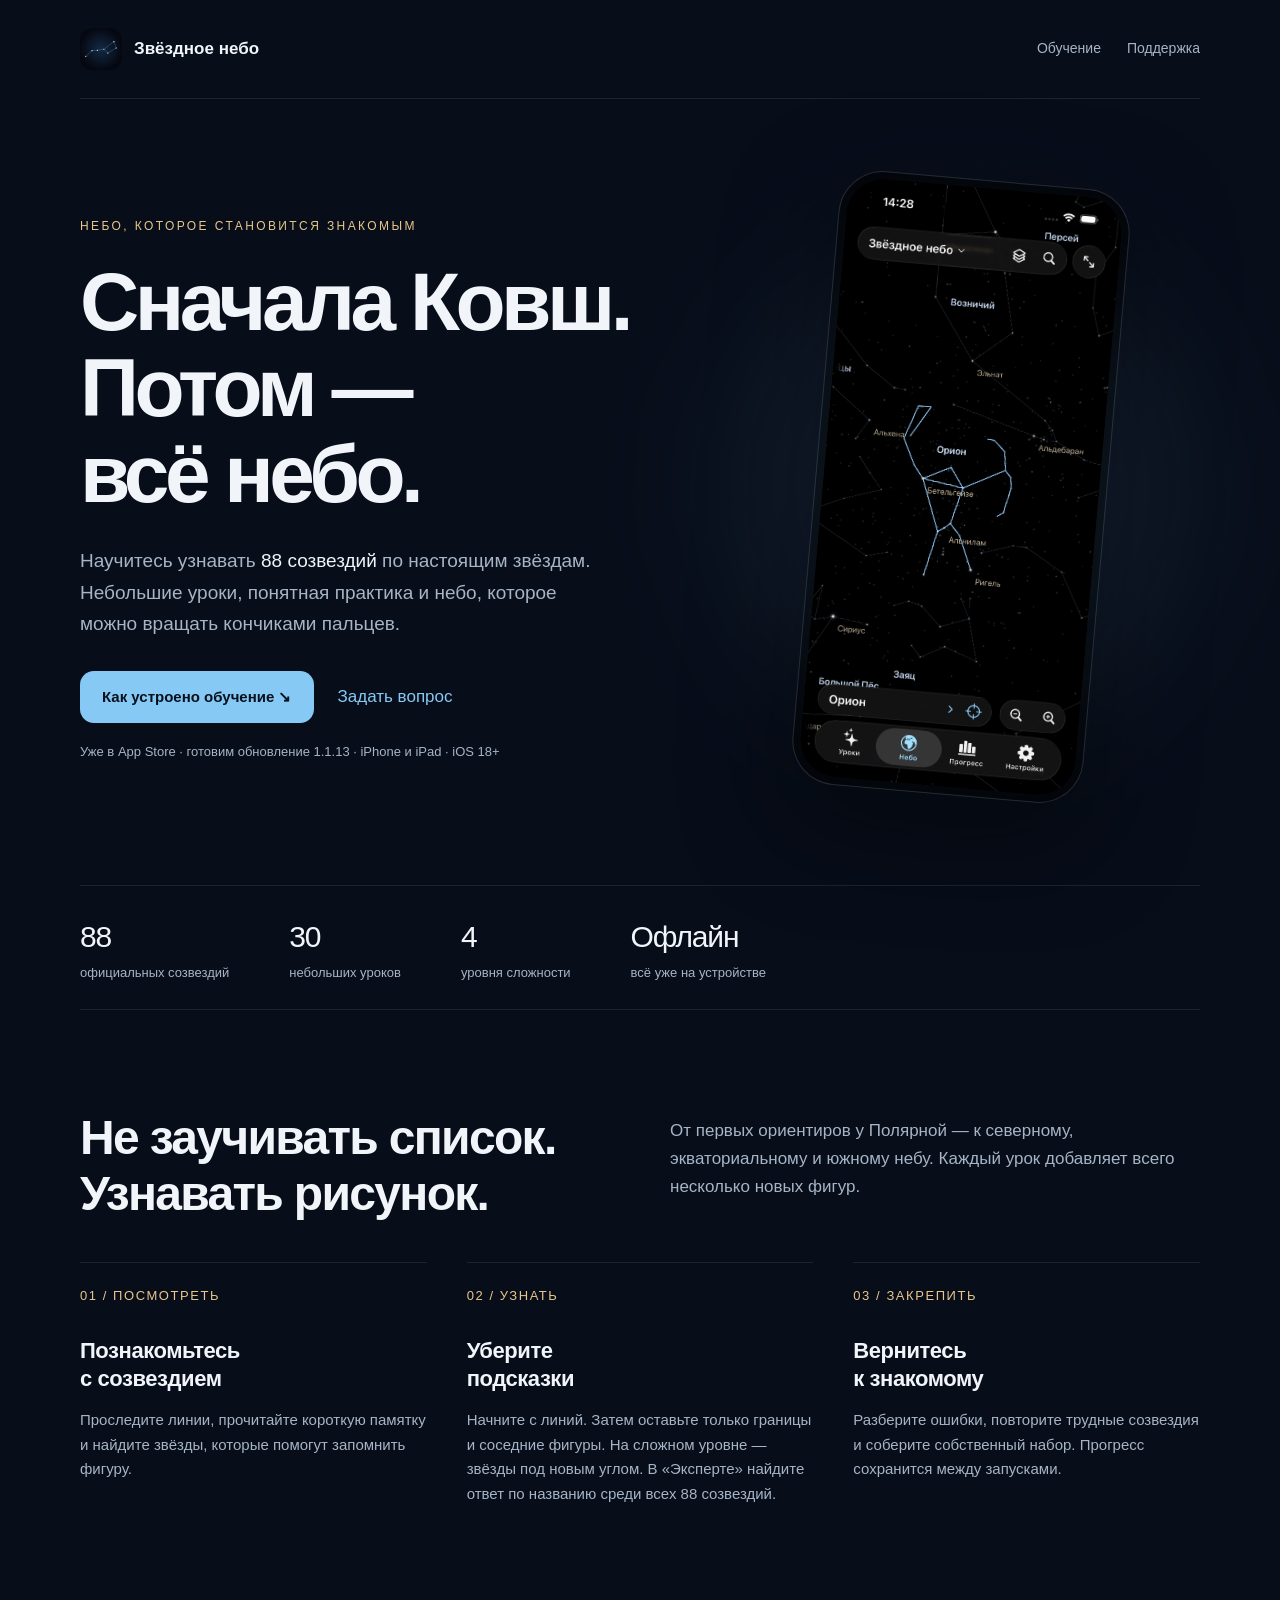
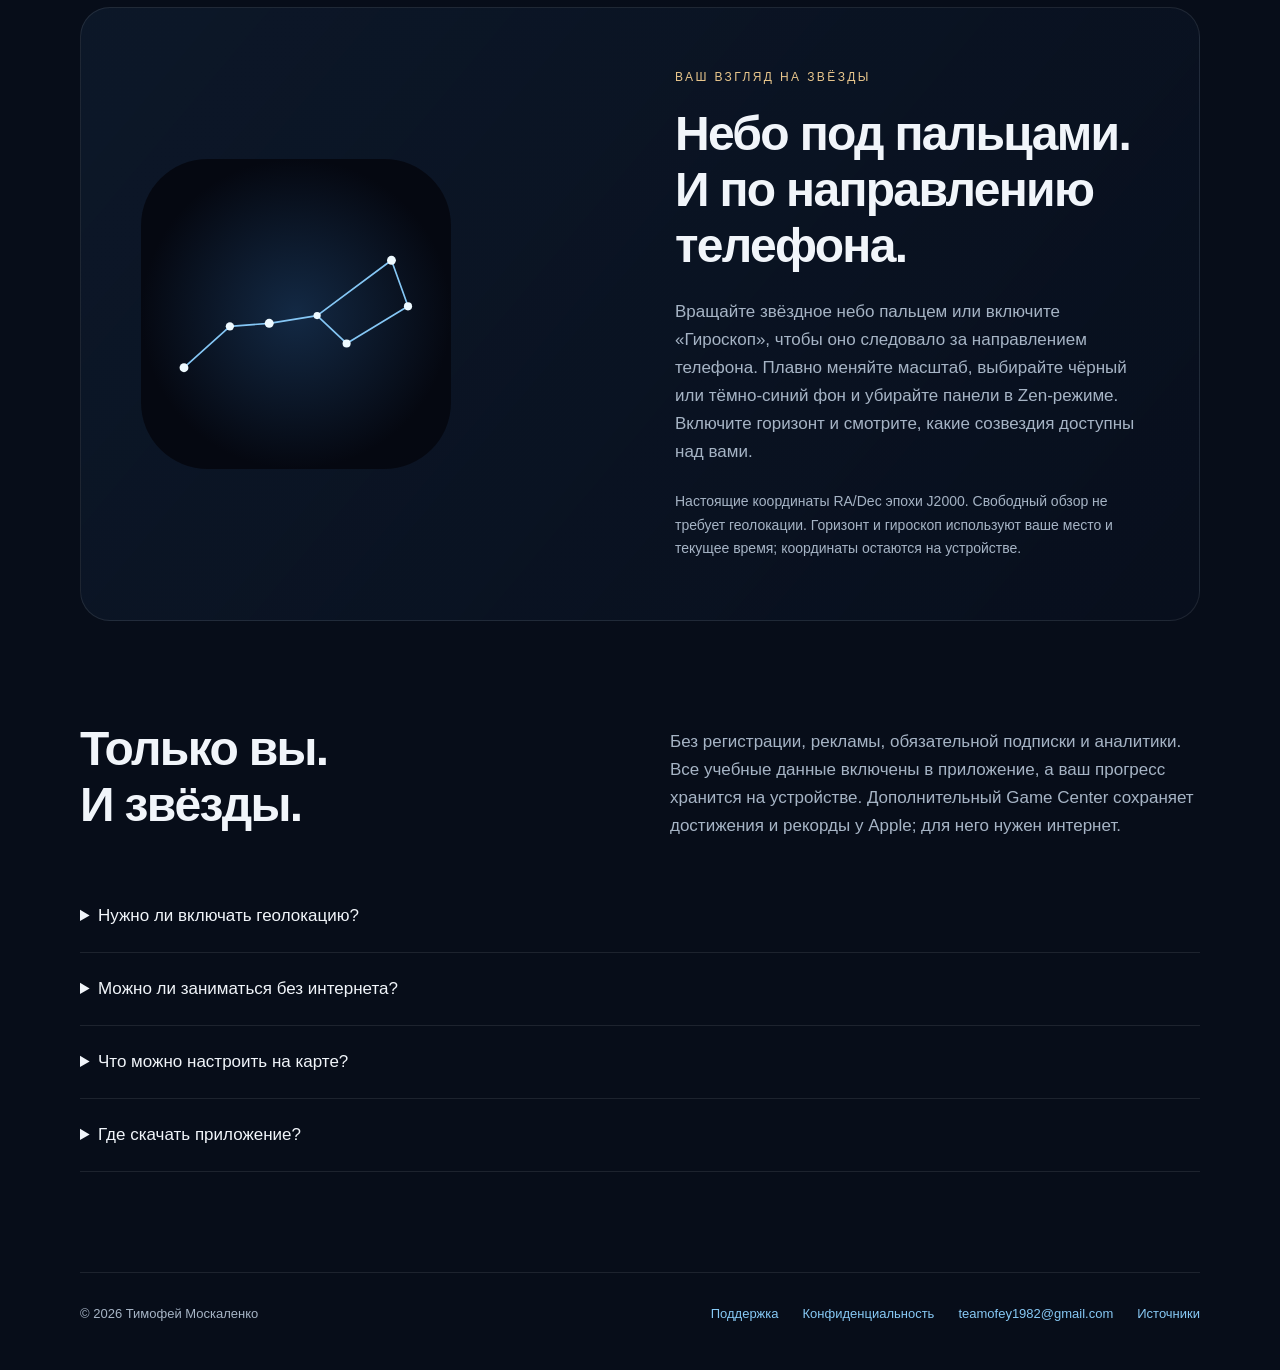
<file: index.html>
<!doctype html><html lang="ru"><head><meta charset="utf-8"><meta name="viewport" content="width=device-width,initial-scale=1"><meta name="theme-color" content="#070d19"><meta name="description" content="Звёздное небо — приложение для iPhone и iPad: изучайте 88 созвездий, исследуйте небо и закрепляйте знания без интернета."><title>Звёздное небо — узнавайте созвездия</title><link rel="icon" href="assets/icon.svg" type="image/svg+xml"><link rel="stylesheet" href="styles.css"></head><body><div class="wrap"><header><a class="brand" href="./"><img src="assets/icon.svg" alt=""><span>Звёздное небо</span></a><nav aria-label="Навигация"><a class="optional" href="#learning">Обучение</a><a href="support.html">Поддержка</a></nav></header><main><section class="hero"><div><span class="eyebrow">Небо, которое становится знакомым</span><h1>Сначала Ковш.<br>Потом —<br>всё небо.</h1><p>Научитесь узнавать <strong>88 созвездий</strong> по настоящим звёздам. Небольшие уроки, понятная практика и небо, которое можно вращать кончиками пальцев.</p><div class="actions"><a class="button" href="#learning">Как устроено обучение <span aria-hidden="true">&nbsp;↘</span></a><a href="support.html">Задать вопрос</a></div><span class="coming">Уже в App Store · готовим обновление 1.1.13 · iPhone и iPad · iOS 18+</span></div><figure class="phone"><img src="assets/sky-screen.jpg" width="1206" height="2622" alt="Экран приложения: Орион, настоящие звёзды и русские подписи"></figure></section><div class="strip" aria-label="Возможности"><div><strong>88</strong><span>официальных созвездий</span></div><div><strong>30</strong><span>небольших уроков</span></div><div><strong>4</strong><span>уровня сложности</span></div><div><strong>Офлайн</strong><span>всё уже на устройстве</span></div></div><section class="section" id="learning"><div class="section-head"><h2>Не заучивать список.<br>Узнавать рисунок.</h2><p>От первых ориентиров у Полярной — к северному, экваториальному и южному небу. Каждый урок добавляет всего несколько новых фигур.</p></div><div class="steps"><article class="step"><span class="number">01 / ПОСМОТРЕТЬ</span><h3>Познакомьтесь<br>с созвездием</h3><p>Проследите линии, прочитайте короткую памятку и найдите звёзды, которые помогут запомнить фигуру.</p></article><article class="step"><span class="number">02 / УЗНАТЬ</span><h3>Уберите<br>подсказки</h3><p>Начните с линий. Затем оставьте только границы и соседние фигуры. На сложном уровне — звёзды под новым углом. В «Эксперте» найдите ответ по названию среди всех 88 созвездий.</p></article><article class="step"><span class="number">03 / ЗАКРЕПИТЬ</span><h3>Вернитесь<br>к знакомому</h3><p>Разберите ошибки, повторите трудные созвездия и соберите собственный набор. Прогресс сохранится между запусками.</p></article></div></section><section class="section"><div class="modes"><img src="assets/icon.svg" width="310" height="310" alt="Настоящий рисунок Большого Ковша по координатам семи звёзд"><div><div class="eyebrow">Ваш взгляд на звёзды</div><h2>Небо под пальцами.<br>И по направлению телефона.</h2><p>Вращайте звёздное небо пальцем или включите «Гироскоп», чтобы оно следовало за направлением телефона. Плавно меняйте масштаб, выбирайте чёрный или тёмно-синий фон и убирайте панели в Zen-режиме. Включите горизонт и смотрите, какие созвездия доступны над вами.</p><p class="fine">Настоящие координаты RA/Dec эпохи J2000. Свободный обзор не требует геолокации. Горизонт и гироскоп используют ваше место и текущее время; координаты остаются на устройстве.</p></div></div></section><section class="section"><div class="section-head"><h2>Только вы.<br>И звёзды.</h2><p>Без регистрации, рекламы, обязательной подписки и аналитики. Все учебные данные включены в приложение, а ваш прогресс хранится на устройстве. Дополнительный Game Center сохраняет достижения и рекорды у Apple; для него нужен интернет.</p></div><div class="faq"><details><summary>Нужно ли включать геолокацию?</summary><p>Звёздное небо можно свободно вращать без разрешений. Для дополнительного горизонта нужна геолокация. «Гироскоп» использует также компас и датчики движения. Координаты обрабатываются на устройстве.</p></details><details><summary>Можно ли заниматься без интернета?</summary><p>Да. Карта, все 88 созвездий, уроки, тренировки и результаты работают офлайн. Интернет нужен для необязательного Game Center, сайта и обращения в поддержку.</p></details><details><summary>Что можно настроить на карте?</summary><p>Линии и границы созвездий, подписи, названия ярких звёзд, экваториальную сетку, горизонт, образы созвездий, цвета и предельную яркость звёзд.</p></details><details><summary>Где скачать приложение?</summary><p>Приложение уже доступно в <a href="https://apps.apple.com/ru/app/id6833047595">российском App Store</a>. Возможности четырёх сложностей, иллюстраций и новых языков относятся к готовящемуся обновлению 1.1.13.</p></details></div></section></main><footer><span>© 2026 Тимофей Москаленко</span><div><a href="support.html">Поддержка</a><a href="privacy.html">Конфиденциальность</a><a href="mailto:teamofey1982@gmail.com">teamofey1982@gmail.com</a><a href="licenses.txt">Источники</a></div></footer></div></body></html>
</file>
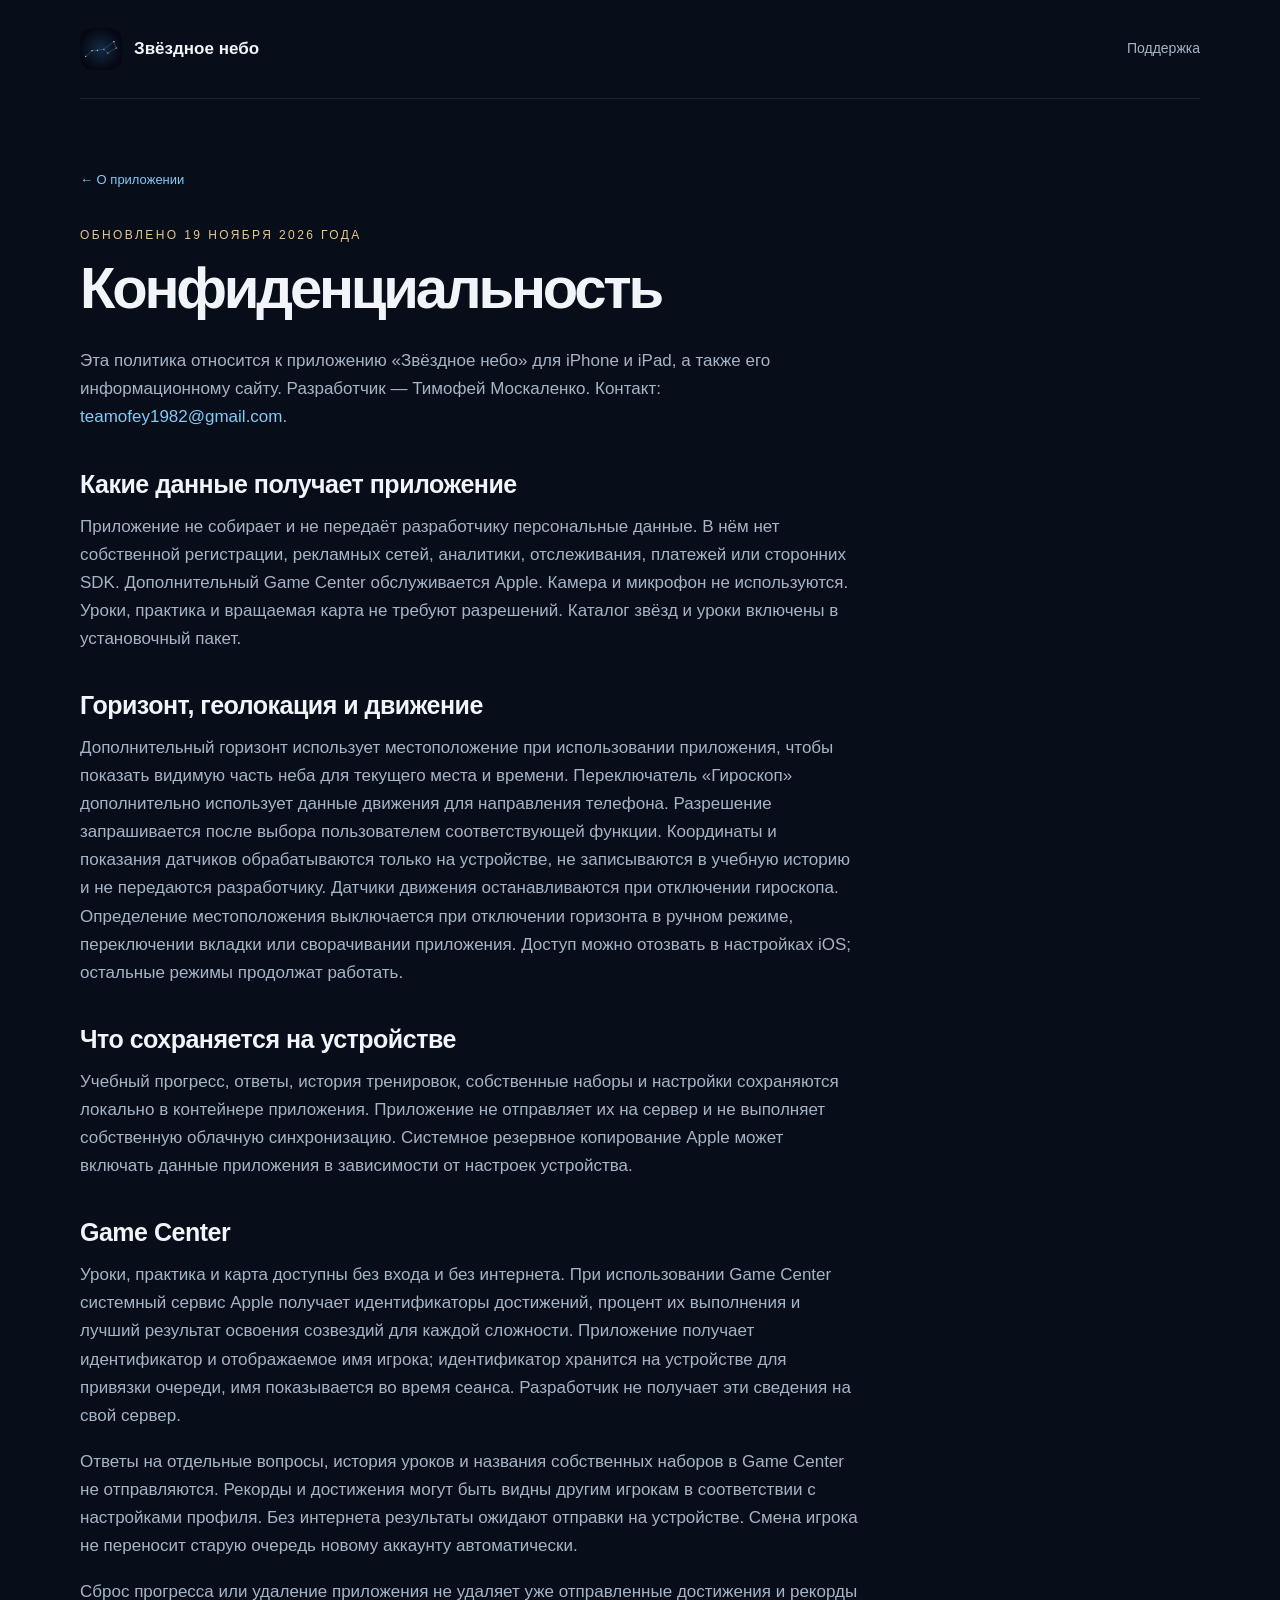
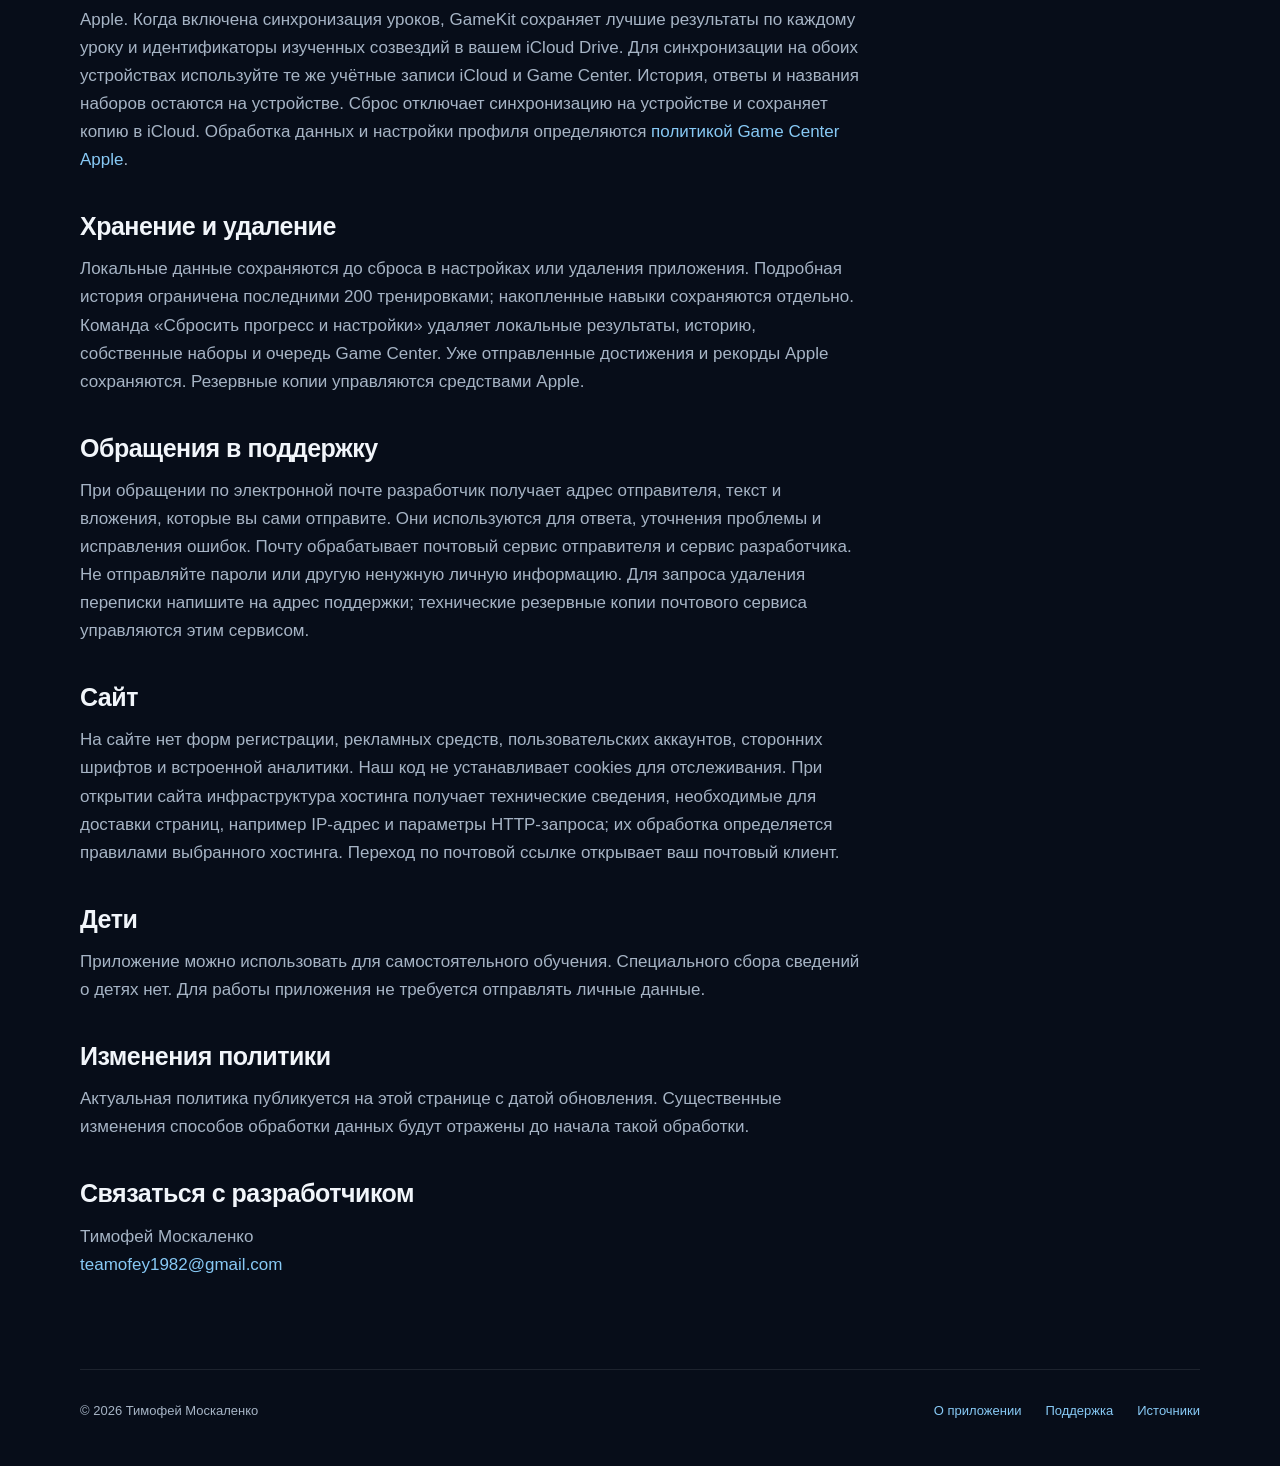
<file: privacy.html>
<!doctype html><html lang="ru"><head><meta charset="utf-8"><meta name="viewport" content="width=device-width,initial-scale=1"><meta name="description" content="Политика конфиденциальности приложения Звёздное небо. Прогресс уроков можно синхронизировать через iCloud. В приложении нет аналитики и рекламы."><title>Конфиденциальность — Звёздное небо</title><link rel="icon" href="assets/icon.svg"><link rel="stylesheet" href="styles.css"></head><body><div class="wrap"><header><a class="brand" href="./"><img src="assets/icon.svg" alt="">Звёздное небо</a><nav><a href="support.html">Поддержка</a></nav></header><main class="document"><a class="breadcrumb" href="./">← О приложении</a><span class="eyebrow">Обновлено 19 ноября 2026 года</span><h1>Конфиденциальность</h1><p>Эта политика относится к приложению «Звёздное небо» для iPhone и iPad, а также его информационному сайту. Разработчик — Тимофей Москаленко. Контакт: <a href="mailto:teamofey1982@gmail.com">teamofey1982@gmail.com</a>.</p><h2>Какие данные получает приложение</h2><p>Приложение не собирает и не передаёт разработчику персональные данные. В нём нет собственной регистрации, рекламных сетей, аналитики, отслеживания, платежей или сторонних SDK. Дополнительный Game Center обслуживается Apple. Камера и микрофон не используются. Уроки, практика и вращаемая карта не требуют разрешений. Каталог звёзд и уроки включены в установочный пакет.</p><h2>Горизонт, геолокация и движение</h2><p>Дополнительный горизонт использует местоположение при использовании приложения, чтобы показать видимую часть неба для текущего места и времени. Переключатель «Гироскоп» дополнительно использует данные движения для направления телефона. Разрешение запрашивается после выбора пользователем соответствующей функции. Координаты и показания датчиков обрабатываются только на устройстве, не записываются в учебную историю и не передаются разработчику. Датчики движения останавливаются при отключении гироскопа. Определение местоположения выключается при отключении горизонта в ручном режиме, переключении вкладки или сворачивании приложения. Доступ можно отозвать в настройках iOS; остальные режимы продолжат работать.</p><h2>Что сохраняется на устройстве</h2><p>Учебный прогресс, ответы, история тренировок, собственные наборы и настройки сохраняются локально в контейнере приложения. Приложение не отправляет их на сервер и не выполняет собственную облачную синхронизацию. Системное резервное копирование Apple может включать данные приложения в зависимости от настроек устройства.</p><h2>Game Center</h2><p>Уроки, практика и карта доступны без входа и без интернета. При использовании Game Center системный сервис Apple получает идентификаторы достижений, процент их выполнения и лучший результат освоения созвездий для каждой сложности. Приложение получает идентификатор и отображаемое имя игрока; идентификатор хранится на устройстве для привязки очереди, имя показывается во время сеанса. Разработчик не получает эти сведения на свой сервер.</p><p>Ответы на отдельные вопросы, история уроков и названия собственных наборов в Game Center не отправляются. Рекорды и достижения могут быть видны другим игрокам в соответствии с настройками профиля. Без интернета результаты ожидают отправки на устройстве. Смена игрока не переносит старую очередь новому аккаунту автоматически.</p><p>Сброс прогресса или удаление приложения не удаляет уже отправленные достижения и рекорды Apple. Когда включена синхронизация уроков, GameKit сохраняет лучшие результаты по каждому уроку и идентификаторы изученных созвездий в вашем iCloud Drive. Для синхронизации на обоих устройствах используйте те же учётные записи iCloud и Game Center. История, ответы и названия наборов остаются на устройстве. Сброс отключает синхронизацию на устройстве и сохраняет копию в iCloud. Обработка данных и настройки профиля определяются <a href="https://www.apple.com/legal/privacy/data/en/game-center/">политикой Game Center Apple</a>.</p><h2>Хранение и удаление</h2><p>Локальные данные сохраняются до сброса в настройках или удаления приложения. Подробная история ограничена последними 200 тренировками; накопленные навыки сохраняются отдельно. Команда «Сбросить прогресс и настройки» удаляет локальные результаты, историю, собственные наборы и очередь Game Center. Уже отправленные достижения и рекорды Apple сохраняются. Резервные копии управляются средствами Apple.</p><h2>Обращения в поддержку</h2><p>При обращении по электронной почте разработчик получает адрес отправителя, текст и вложения, которые вы сами отправите. Они используются для ответа, уточнения проблемы и исправления ошибок. Почту обрабатывает почтовый сервис отправителя и сервис разработчика. Не отправляйте пароли или другую ненужную личную информацию. Для запроса удаления переписки напишите на адрес поддержки; технические резервные копии почтового сервиса управляются этим сервисом.</p><h2>Сайт</h2><p>На сайте нет форм регистрации, рекламных средств, пользовательских аккаунтов, сторонних шрифтов и встроенной аналитики. Наш код не устанавливает cookies для отслеживания. При открытии сайта инфраструктура хостинга получает технические сведения, необходимые для доставки страниц, например IP-адрес и параметры HTTP-запроса; их обработка определяется правилами выбранного хостинга. Переход по почтовой ссылке открывает ваш почтовый клиент.</p><h2>Дети</h2><p>Приложение можно использовать для самостоятельного обучения. Специального сбора сведений о детях нет. Для работы приложения не требуется отправлять личные данные.</p><h2>Изменения политики</h2><p>Актуальная политика публикуется на этой странице с датой обновления. Существенные изменения способов обработки данных будут отражены до начала такой обработки.</p><h2>Связаться с разработчиком</h2><p>Тимофей Москаленко<br><a href="mailto:teamofey1982@gmail.com">teamofey1982@gmail.com</a></p></main><footer><span>© 2026 Тимофей Москаленко</span><div><a href="./">О приложении</a><a href="support.html">Поддержка</a><a href="licenses.txt">Источники</a></div></footer></div></body></html>
</file>
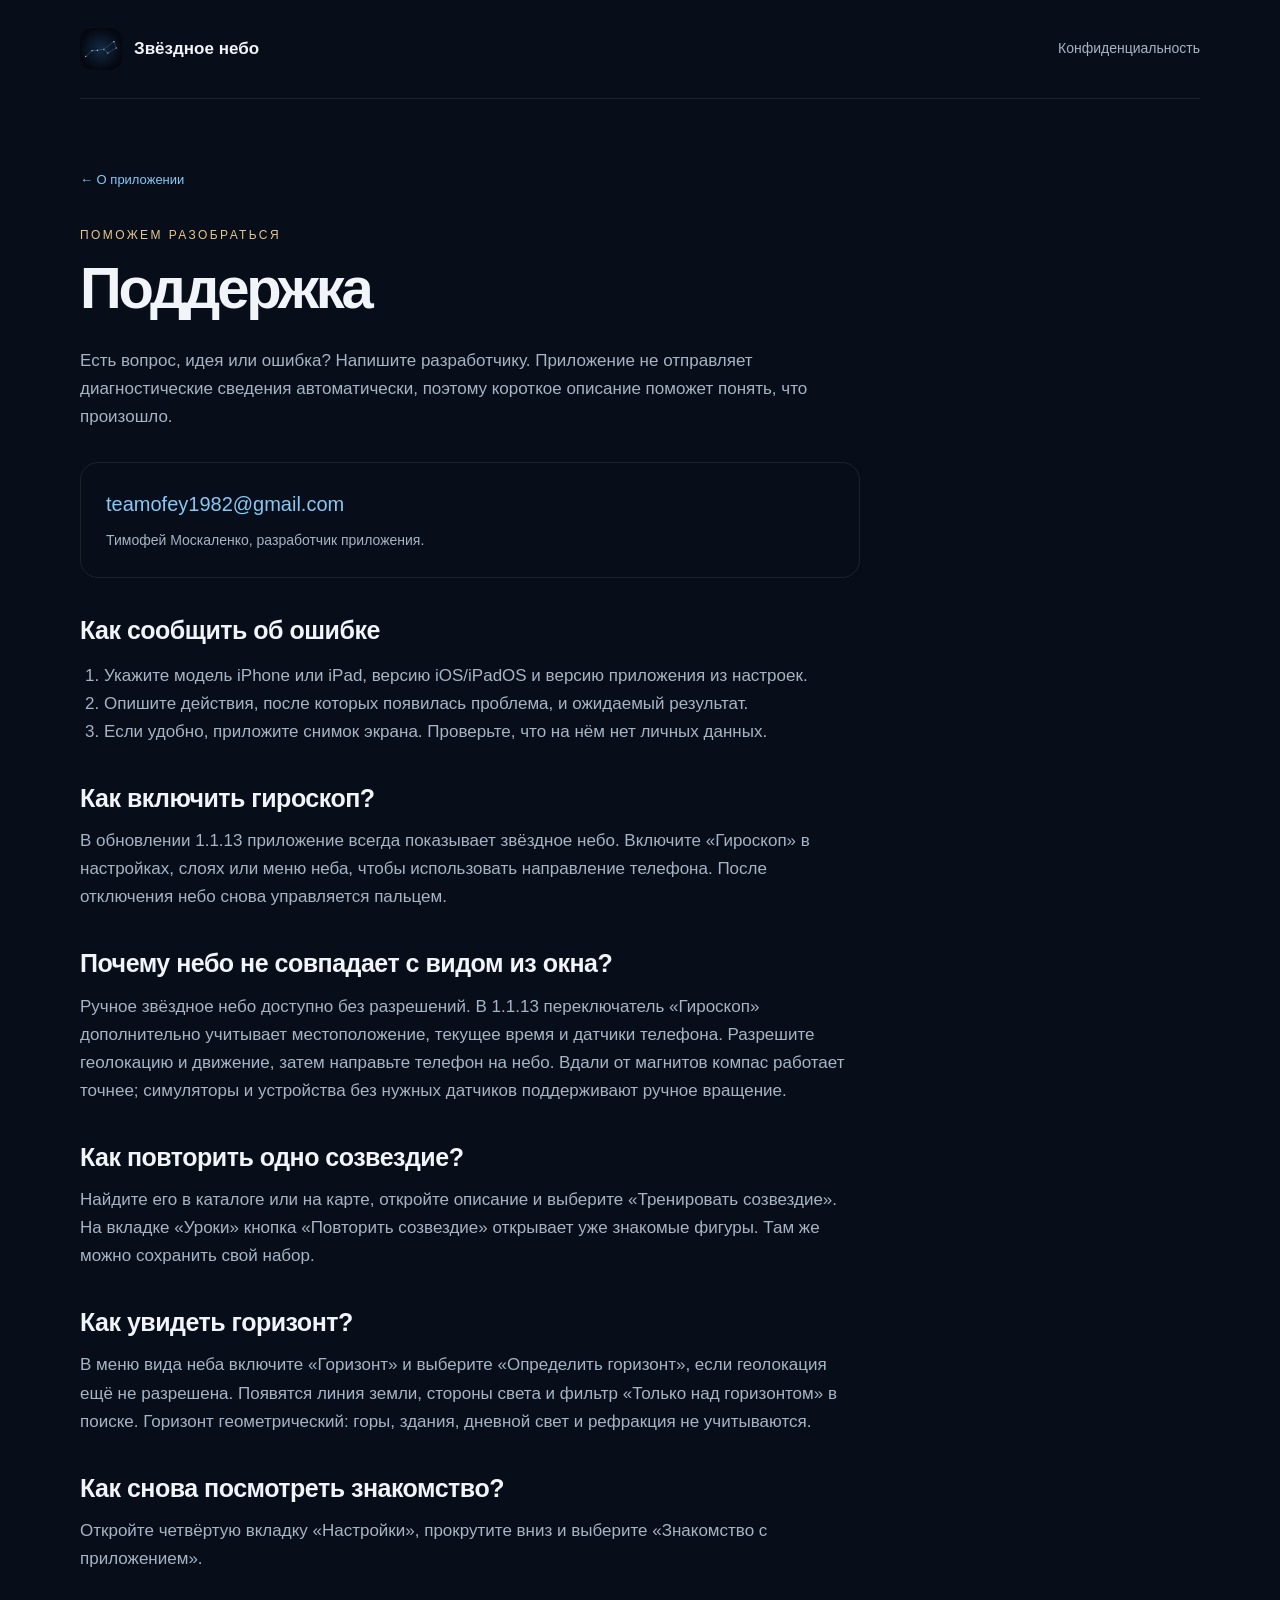
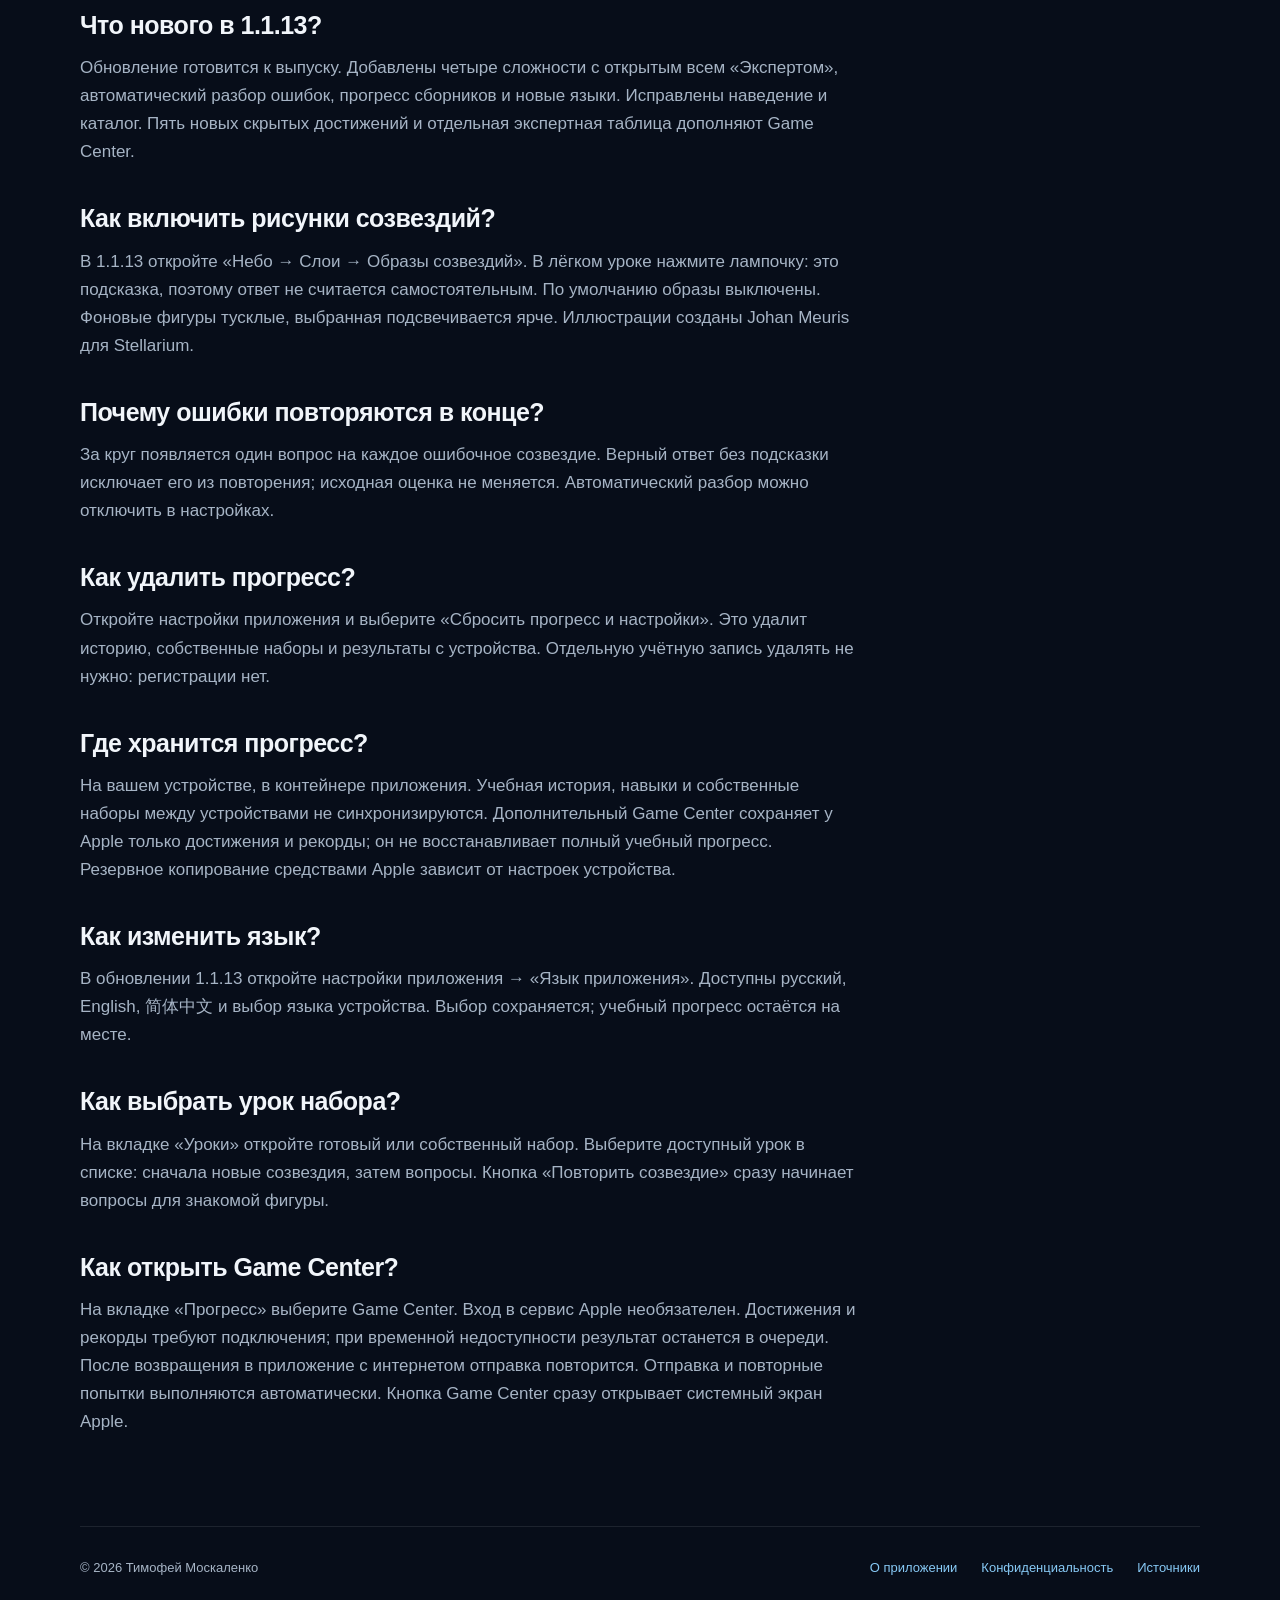
<file: support.html>
<!doctype html><html lang="ru"><head><meta charset="utf-8"><meta name="viewport" content="width=device-width,initial-scale=1"><meta name="description" content="Поддержка приложения Звёздное небо: ответы на вопросы, обратная связь и сообщение об ошибке."><title>Поддержка — Звёздное небо</title><link rel="icon" href="assets/icon.svg"><link rel="stylesheet" href="styles.css"></head><body><div class="wrap"><header><a class="brand" href="./"><img src="assets/icon.svg" alt="">Звёздное небо</a><nav><a href="privacy.html">Конфиденциальность</a></nav></header><main class="document"><a class="breadcrumb" href="./">← О приложении</a><span class="eyebrow">Поможем разобраться</span><h1>Поддержка</h1><p>Есть вопрос, идея или ошибка? Напишите разработчику. Приложение не отправляет диагностические сведения автоматически, поэтому короткое описание поможет понять, что произошло.</p><div class="contact"><a href="mailto:teamofey1982@gmail.com?subject=%D0%97%D0%B2%D1%91%D0%B7%D0%B4%D0%BD%D1%8B%D0%B9%20%D0%B0%D1%82%D0%BB%D0%B0%D1%81%3A%20%D0%BF%D0%BE%D0%B4%D0%B4%D0%B5%D1%80%D0%B6%D0%BA%D0%B0">teamofey1982@gmail.com</a><p>Тимофей Москаленко, разработчик приложения.</p></div><h2>Как сообщить об ошибке</h2><ol><li>Укажите модель iPhone или iPad, версию iOS/iPadOS и версию приложения из настроек.</li><li>Опишите действия, после которых появилась проблема, и ожидаемый результат.</li><li>Если удобно, приложите снимок экрана. Проверьте, что на нём нет личных данных.</li></ol><h2>Как включить гироскоп?</h2><p>В обновлении 1.1.13 приложение всегда показывает звёздное небо. Включите «Гироскоп» в настройках, слоях или меню неба, чтобы использовать направление телефона. После отключения небо снова управляется пальцем.</p><h2>Почему небо не совпадает с видом из окна?</h2><p>Ручное звёздное небо доступно без разрешений. В 1.1.13 переключатель «Гироскоп» дополнительно учитывает местоположение, текущее время и датчики телефона. Разрешите геолокацию и движение, затем направьте телефон на небо. Вдали от магнитов компас работает точнее; симуляторы и устройства без нужных датчиков поддерживают ручное вращение.</p><h2>Как повторить одно созвездие?</h2><p>Найдите его в каталоге или на карте, откройте описание и выберите «Тренировать созвездие». На вкладке «Уроки» кнопка «Повторить созвездие» открывает уже знакомые фигуры. Там же можно сохранить свой набор.</p><h2>Как увидеть горизонт?</h2><p>В меню вида неба включите «Горизонт» и выберите «Определить горизонт», если геолокация ещё не разрешена. Появятся линия земли, стороны света и фильтр «Только над горизонтом» в поиске. Горизонт геометрический: горы, здания, дневной свет и рефракция не учитываются.</p><h2>Как снова посмотреть знакомство?</h2><p>Откройте четвёртую вкладку «Настройки», прокрутите вниз и выберите «Знакомство с приложением».</p><h2>Что нового в 1.1.13?</h2><p>Обновление готовится к выпуску. Добавлены четыре сложности с открытым всем «Экспертом», автоматический разбор ошибок, прогресс сборников и новые языки. Исправлены наведение и каталог. Пять новых скрытых достижений и отдельная экспертная таблица дополняют Game Center.</p><h2>Как включить рисунки созвездий?</h2><p>В 1.1.13 откройте «Небо → Слои → Образы созвездий». В лёгком уроке нажмите лампочку: это подсказка, поэтому ответ не считается самостоятельным. По умолчанию образы выключены. Фоновые фигуры тусклые, выбранная подсвечивается ярче. Иллюстрации созданы Johan Meuris для Stellarium.</p><h2>Почему ошибки повторяются в конце?</h2><p>За круг появляется один вопрос на каждое ошибочное созвездие. Верный ответ без подсказки исключает его из повторения; исходная оценка не меняется. Автоматический разбор можно отключить в настройках.</p><h2>Как удалить прогресс?</h2><p>Откройте настройки приложения и выберите «Сбросить прогресс и настройки». Это удалит историю, собственные наборы и результаты с устройства. Отдельную учётную запись удалять не нужно: регистрации нет.</p><h2>Где хранится прогресс?</h2><p>На вашем устройстве, в контейнере приложения. Учебная история, навыки и собственные наборы между устройствами не синхронизируются. Дополнительный Game Center сохраняет у Apple только достижения и рекорды; он не восстанавливает полный учебный прогресс. Резервное копирование средствами Apple зависит от настроек устройства.</p><section><h2>Как изменить язык?</h2><p>В обновлении 1.1.13 откройте настройки приложения → «Язык приложения». Доступны русский, English, 简体中文 и выбор языка устройства. Выбор сохраняется; учебный прогресс остаётся на месте.</p><h2>Как выбрать урок набора?</h2><p>На вкладке «Уроки» откройте готовый или собственный набор. Выберите доступный урок в списке: сначала новые созвездия, затем вопросы. Кнопка «Повторить созвездие» сразу начинает вопросы для знакомой фигуры.</p><h2>Как открыть Game Center?</h2><p>На вкладке «Прогресс» выберите Game Center. Вход в сервис Apple необязателен. Достижения и рекорды требуют подключения; при временной недоступности результат останется в очереди. После возвращения в приложение с интернетом отправка повторится. Отправка и повторные попытки выполняются автоматически. Кнопка Game Center сразу открывает системный экран Apple.</p></section></main><footer><span>© 2026 Тимофей Москаленко</span><div><a href="./">О приложении</a><a href="privacy.html">Конфиденциальность</a><a href="licenses.txt">Источники</a></div></footer></div></body></html>
</file>
<file: styles.css>
:root{color-scheme:dark;--ink:#f1f5fa;--muted:#a6b4c5;--blue:#87c9f5;--gold:#e8c68c;--bg:#070d19;--rule:#ffffff17}*{box-sizing:border-box}html{scroll-behavior:smooth}body{margin:0;background:var(--bg);color:var(--ink);font:17px/1.65 -apple-system,BlinkMacSystemFont,"Segoe UI",sans-serif}a{color:var(--blue);text-decoration:none}a:hover{text-decoration:underline}a:focus-visible,summary:focus-visible{outline:2px solid var(--gold);outline-offset:7px}.wrap{width:min(1120px,calc(100% - 48px));margin:auto}header{display:flex;align-items:center;justify-content:space-between;padding:28px 0;border-bottom:1px solid var(--rule)}.brand{display:flex;align-items:center;gap:12px;font-size:17px;font-weight:650;color:var(--ink)}.brand img{width:42px;height:42px;border-radius:12px}nav{display:flex;gap:26px;font-size:14px}nav a{color:var(--muted)}.eyebrow{font-size:12px;letter-spacing:.2em;text-transform:uppercase;color:var(--gold)}h1,h2,h3,p{margin:0}h1{font-size:clamp(48px,7vw,82px);font-weight:580;line-height:1.05;letter-spacing:-.055em;margin:20px 0 28px}h2{font-size:clamp(30px,4vw,48px);line-height:1.17;letter-spacing:-.035em;font-weight:550}h3{font-size:22px;line-height:1.3;letter-spacing:-.02em}.hero{display:grid;grid-template-columns:1.2fr 1fr;gap:70px;align-items:center;padding:80px 0 90px}.hero p{max-width:520px;color:var(--muted);font-size:19px}.hero strong{color:var(--ink);font-weight:500}.actions{display:flex;flex-wrap:wrap;align-items:center;gap:24px;margin-top:32px}.button{display:inline-flex;align-items:center;justify-content:center;min-height:52px;padding:12px 22px;border-radius:14px;background:var(--blue);color:#07101d;font-weight:650;font-size:15px}.button:hover{text-decoration:none;filter:brightness(1.08)}.coming{display:block;color:var(--muted);font-size:13px;margin-top:18px}.phone{width:min(292px,100%);margin:auto;position:relative;box-shadow:0 35px 100px #0008;border:1px solid #9bb7db33;border-radius:44px;background:#020408;padding:7px;transform:rotate(5deg)}.phone img{width:100%;display:block;border-radius:37px}.phone:before{content:"";position:absolute;z-index:-1;inset:10% -30%;border-radius:50%;background:#78baff13;filter:blur(65px)}.strip{display:flex;gap:60px;border-top:1px solid var(--rule);border-bottom:1px solid var(--rule);padding:26px 0;margin-bottom:100px}.strip strong{font-size:30px;font-weight:450;letter-spacing:-.04em}.strip span{display:block;color:var(--muted);font-size:13px}.section{padding-bottom:100px}.section-head{display:grid;grid-template-columns:1fr 1fr;gap:60px;margin-bottom:40px}.section-head p{color:var(--muted);padding-top:7px}.steps{display:grid;grid-template-columns:repeat(3,1fr);gap:40px}.step{border-top:1px solid var(--rule);padding-top:22px}.number{color:var(--gold);font-size:13px;letter-spacing:.12em;display:block;margin-bottom:30px}.step p{color:var(--muted);margin-top:14px;font-size:15px}.modes{display:grid;grid-template-columns:1fr 1fr;gap:70px;align-items:center;padding:60px;border:1px solid var(--rule);border-radius:30px;background:linear-gradient(130deg,#13243a7a,#080f1d)}.modes img{width:100%;max-width:310px}.modes p{color:var(--muted);margin-top:24px}.modes .eyebrow{margin-bottom:18px}.fine{font-size:14px;color:var(--muted)}.faq{margin-top:32px}details{padding:22px 0;border-bottom:1px solid var(--rule)}summary{cursor:pointer;font-weight:500}details p{padding-top:15px;color:var(--muted);max-width:760px}footer{display:flex;justify-content:space-between;gap:30px;border-top:1px solid var(--rule);padding:30px 0 45px;color:var(--muted);font-size:13px}footer div{display:flex;gap:24px}.document{max-width:780px;padding:70px 0 90px}.document h1{font-size:clamp(38px,6vw,58px);margin-top:10px}.document h2{font-size:25px;margin-top:38px;margin-bottom:14px;letter-spacing:-.02em}.document p+p{margin-top:18px}.document p{color:var(--muted)}.document ul,.document ol{padding-left:24px;color:var(--muted)}.contact{padding:25px;border:1px solid var(--rule);border-radius:18px;margin:30px 0}.contact a{overflow-wrap:anywhere;font-size:20px}.contact p{font-size:14px;margin-top:8px}.breadcrumb{font-size:13px;display:block;margin-bottom:30px}@media(max-width:760px){.wrap{width:calc(100% - 36px)}header{padding:20px 0}nav{gap:16px;font-size:12px}.brand{font-size:14px;gap:8px}.brand img{width:34px;height:34px}.hero{grid-template-columns:1fr;padding:55px 0;gap:48px}.hero h1{max-width:550px}.hero p{font-size:17px}.phone{width:245px;transform:rotate(3deg)}.strip{gap:25px;justify-content:space-between;margin-bottom:65px}.strip strong{font-size:24px}.strip span{font-size:11px}.section{padding-bottom:65px}.section-head,.steps,.modes{grid-template-columns:1fr;gap:28px}.step{padding-bottom:6px}.number{margin-bottom:14px}.modes{padding:30px;gap:15px}.modes img{max-width:200px;margin:auto}.modes p{margin-top:15px}footer{flex-direction:column;gap:15px}footer div{flex-wrap:wrap;gap:16px}.document{padding-top:40px}nav .optional{display:none}}@media(prefers-reduced-motion:reduce){html{scroll-behavior:auto}.phone{transform:none}}
img{max-width:100%;height:auto}.hero>*{min-width:0}.hero{grid-template-columns:minmax(0,1.2fr) minmax(0,1fr)}.hero p{overflow-wrap:break-word}.phone img{height:auto}.modes img{height:auto}@media(max-width:760px){.hero{grid-template-columns:minmax(0,1fr)}header{gap:18px}nav{flex-shrink:0}.actions{gap:18px}}
@media(max-width:760px){.strip{display:grid;grid-template-columns:repeat(2,minmax(0,1fr));gap:22px 30px}.strip>div{min-width:0}footer a{overflow-wrap:anywhere}}
@media(max-width:760px){.phone:before{inset:10% 0}}
</file>
